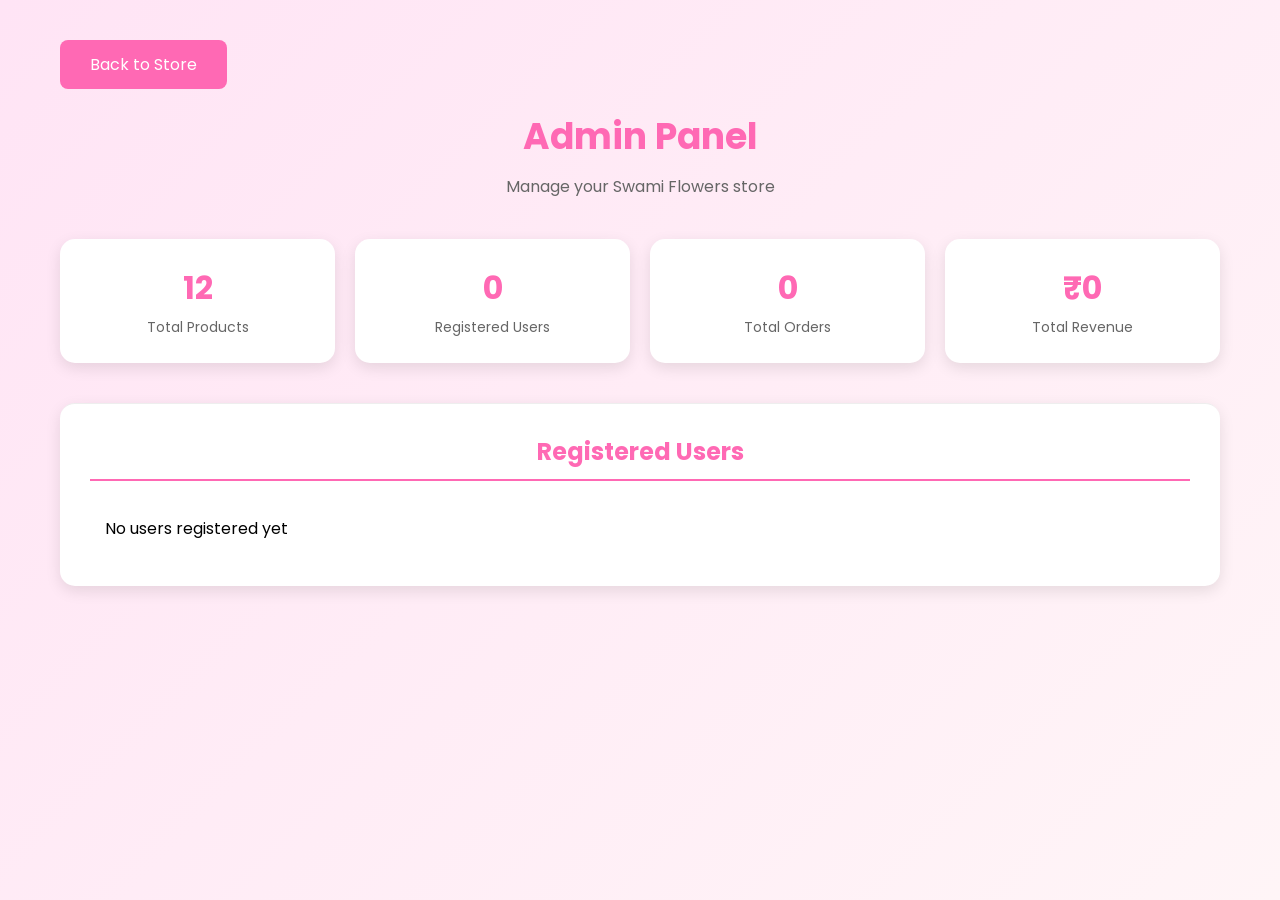
<file: admin.html>
<!doctype html>
<html lang="en">
  <head>
    <meta charset="UTF-8" />
    <meta name="viewport" content="width=device-width, initial-scale=1.0" />
    <title>Admin Panel - Swami Flowers</title>
    <link rel="stylesheet" href="style.css" />
    <link
      href="https://fonts.googleapis.com/css2?family=Poppins&display=swap"
      rel="stylesheet"
    />
    <style>
      body {
        background: linear-gradient(135deg, #ffe4f5 0%, #fff5f7 100%);
        min-height: 100vh;
      }
      .admin-container {
        max-width: 1200px;
        margin: 0 auto;
        padding: 40px 20px;
      }
      .admin-header {
        text-align: center;
        margin-bottom: 40px;
      }
      .admin-header h1 {
        color: #ff69b4;
        font-size: 36px;
        margin-bottom: 10px;
      }
      .admin-header p {
        color: #666;
      }
      .admin-stats {
        display: grid;
        grid-template-columns: repeat(4, 1fr);
        gap: 20px;
        margin-bottom: 40px;
      }
      .stat-card {
        background: white;
        padding: 25px;
        border-radius: 15px;
        text-align: center;
        box-shadow: 0 5px 15px rgba(0, 0, 0, 0.1);
      }
      .stat-card h3 {
        color: #ff69b4;
        font-size: 32px;
        margin-bottom: 5px;
      }
      .stat-card p {
        color: #666;
        font-size: 14px;
      }
      .admin-section {
        background: white;
        padding: 30px;
        border-radius: 15px;
        margin-bottom: 30px;
        box-shadow: 0 5px 15px rgba(0, 0, 0, 0.1);
      }
      .admin-section h2 {
        color: #ff69b4;
        margin-bottom: 20px;
        padding-bottom: 10px;
        border-bottom: 2px solid #ff69b4;
      }
      .user-list {
        list-style: none;
      }
      .user-item {
        display: flex;
        justify-content: space-between;
        align-items: center;
        padding: 15px;
        border-bottom: 1px solid #eee;
      }
      .user-item:last-child {
        border-bottom: none;
      }
      .back-btn {
        display: inline-block;
        padding: 12px 30px;
        background: #ff69b4;
        color: white;
        text-decoration: none;
        border-radius: 8px;
        margin-bottom: 20px;
      }
      @media (max-width: 768px) {
        .admin-stats {
          grid-template-columns: repeat(2, 1fr);
        }
      }
    </style>
  </head>
  <body>
    <div class="admin-container">
      <a href="index.html" class="back-btn">Back to Store</a>
      <div class="admin-header">
        <h1>Admin Panel</h1>
        <p>Manage your Swami Flowers store</p>
      </div>
      <div class="admin-stats">
        <div class="stat-card">
          <h3>12</h3>
          <p>Total Products</p>
        </div>
        <div class="stat-card">
          <h3 id="totalUsers">0</h3>
          <p>Registered Users</p>
        </div>
        <div class="stat-card">
          <h3>0</h3>
          <p>Total Orders</p>
        </div>
        <div class="stat-card">
          <h3>&#8377;0</h3>
          <p>Total Revenue</p>
        </div>
      </div>
      <div class="admin-section">
        <h2>Registered Users</h2>
        <ul class="user-list" id="userList">
          <li class="user-item">
            <p>No users registered yet</p>
          </li>
        </ul>
      </div>
    </div>
    <script>
      document.addEventListener("DOMContentLoaded", function () {
        const users = JSON.parse(localStorage.getItem("users")) || [];
        document.getElementById("totalUsers").textContent = users.length;
        
        const userList = document.getElementById("userList");
        if (users.length > 0) {
          userList.innerHTML = users
            .map(
              (user, index) => `
            <li class="user-item">
              <div>
                <strong>${user.name}</strong>
                <p style="margin: 5px 0 0 0; font-size: 12px; color: #666;">${user.email}</p>
              </div>
              <span style="color: #ff69b4;">${user.phone}</span>
            </li>
          `
            )
            .join("");
        }
      });
    </script>
  </body>
</html>
</file>
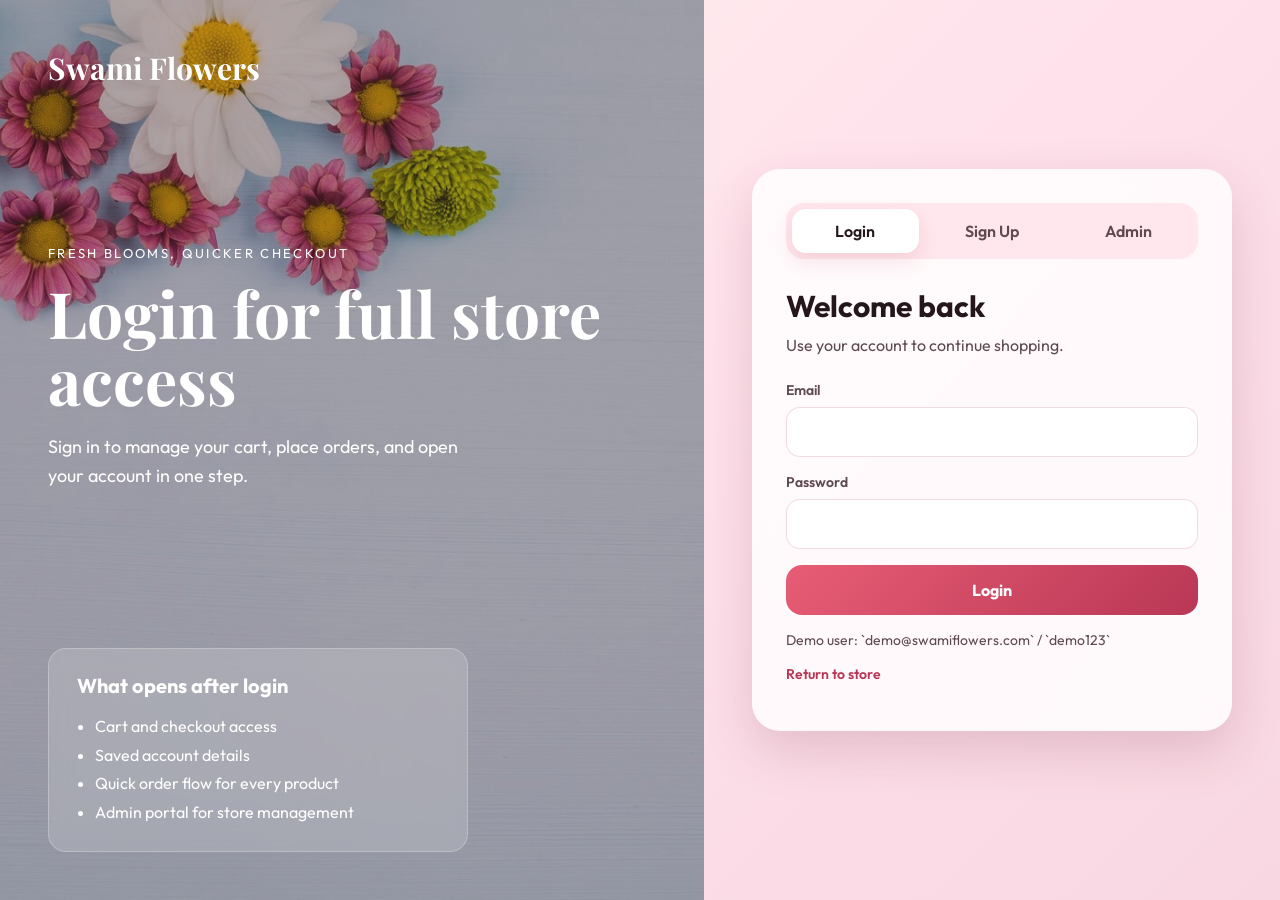
<file: login.html>
<!doctype html>
<html lang="en">
  <head>
    <meta charset="UTF-8" />
    <meta name="viewport" content="width=device-width, initial-scale=1.0" />
    <title>Login | Swami Flowers</title>
    <link rel="stylesheet" href="login.css" />
    <link rel="preconnect" href="https://fonts.googleapis.com" />
    <link rel="preconnect" href="https://fonts.gstatic.com" crossorigin />
    <link
      href="https://fonts.googleapis.com/css2?family=Outfit:wght@400;500;600;700&family=Playfair+Display:wght@600;700&display=swap"
      rel="stylesheet"
    />
  </head>
  <body>
    <main class="auth-page">
      <section class="auth-hero">
        <a class="brand-link" href="index.html">Swami Flowers</a>
        <div class="hero-copy">
          <p class="eyebrow">Fresh blooms, quicker checkout</p>
          <h1>Login for full store access</h1>
          <p class="hero-text">
            Sign in to manage your cart, place orders, and open your account in
            one step.
          </p>
        </div>
        <div class="access-panel">
          <h2>What opens after login</h2>
          <ul>
            <li>Cart and checkout access</li>
            <li>Saved account details</li>
            <li>Quick order flow for every product</li>
            <li>Admin portal for store management</li>
          </ul>
        </div>
      </section>

      <section class="auth-shell">
        <div class="auth-card">
          <div class="auth-tabs">
            <button class="auth-tab active" data-tab="login">Login</button>
            <button class="auth-tab" data-tab="signup">Sign Up</button>
            <button class="auth-tab" data-tab="admin">Admin</button>
          </div>

          <div class="auth-panel active" id="loginPanel">
            <h2>Welcome back</h2>
            <p>Use your account to continue shopping.</p>
            <form id="loginPageForm">
              <label>
                <span>Email</span>
                <input type="email" id="loginPageEmail" required />
              </label>
              <label>
                <span>Password</span>
                <input type="password" id="loginPagePassword" required />
              </label>
              <button type="submit" class="submit-btn">Login</button>
            </form>
            <div class="demo-note">
              Demo user: `demo@swamiflowers.com` / `demo123`
            </div>
          </div>

          <div class="auth-panel" id="signupPanel">
            <h2>Create account</h2>
            <p>Make a customer account for orders and account access.</p>
            <form id="signupPageForm">
              <label>
                <span>Full Name</span>
                <input type="text" id="signupPageName" required />
              </label>
              <label>
                <span>Phone</span>
                <input type="tel" id="signupPagePhone" required />
              </label>
              <label>
                <span>Email</span>
                <input type="email" id="signupPageEmail" required />
              </label>
              <label>
                <span>Password</span>
                <input
                  type="password"
                  id="signupPagePassword"
                  minlength="6"
                  required
                />
              </label>
              <label>
                <span>Confirm Password</span>
                <input
                  type="password"
                  id="signupPageConfirmPassword"
                  minlength="6"
                  required
                />
              </label>
              <button type="submit" class="submit-btn">Create Account</button>
            </form>
          </div>

          <div class="auth-panel" id="adminPanel">
            <h2>Admin portal</h2>
            <p>Restricted area for store administration.</p>
            <form id="adminPageForm">
              <label>
                <span>Admin Email</span>
                <input type="email" id="adminPageEmail" required />
              </label>
              <label>
                <span>Admin Password</span>
                <input type="password" id="adminPagePassword" required />
              </label>
              <button type="submit" class="submit-btn admin-submit">
                Login as Admin
              </button>
            </form>
            <div class="demo-note">
              Demo admin: `admin@swamiflowers.com` / `admin123`
            </div>
          </div>

          <p class="back-link"><a href="index.html">Return to store</a></p>
        </div>
      </section>
    </main>

    <script src="login.js"></script>
  </body>
</html>
</file>
<file: style.css>
* {
  margin: 0;
  padding: 0;
  box-sizing: border-box;
  font-family: "Poppins", sans-serif;
}

html {
  scroll-behavior: smooth;
}

body {
  background: #fff;
}

/* NAVBAR */
.navbar {
  background: #ffe5f5;
  padding: 0;
  position: sticky;
  top: 0;
  z-index: 1000;
  box-shadow: 0 2px 10px rgba(0, 0, 0, 0.1);
}

.nav-container {
  display: flex;
  justify-content: space-between;
  align-items: center;
  padding: 25px 40px;
  max-width: 100%;
}

.logo {
  color: #ff69b4;
  font-size: 24px;
  font-weight: bold;
  cursor: pointer;
  transition: all 0.3s ease;
}

.logo:hover {
  transform: scale(1.1);
  text-shadow: 0 0 10px rgba(255, 105, 180, 0.5);
}

.nav-menu {
  display: flex;
  gap: 30px;
  list-style: none;
  align-items: center;
}

.nav-menu li a {
  color: #ff69b4;
  text-decoration: none;
  font-weight: 500;
  transition: all 0.3s ease;
  font-size: 15px;
  padding: 8px 16px;
}

.nav-menu li a:hover {
  opacity: 0.8;
  transform: translateY(-2px);
}

.hamburger {
  display: none;
  flex-direction: column;
  cursor: pointer;
}

.hamburger span {
  width: 25px;
  height: 3px;
  background: #ff69b4;
  margin: 5px 0;
  transition: all 0.3s ease;
  border-radius: 2px;
}

.hamburger.active span:nth-child(1) {
  transform: rotate(-45deg) translate(-8px, 8px);
}

.hamburger.active span:nth-child(2) {
  opacity: 0;
}

.hamburger.active span:nth-child(3) {
  transform: rotate(45deg) translate(-7px, -7px);
}

/* HERO */
.hero {
  min-height: 80vh;
  height: auto;
  background: url("images/top-view-fresh-flowers_23-2148179321.jpg") no-repeat
    center/cover;
  background-attachment: fixed;
  display: flex;
  align-items: center;
  justify-content: center;
  color: #ff69b4;
  text-align: center;
  padding: 80px 0;
}

.hero-content {
  max-width: 700px;
  animation: fadeInUp 1s ease-in-out;
  width: 100%;
}

.hero-subtitle {
  font-size: 18px;
  margin-bottom: 10px;
  letter-spacing: 2px;
  text-transform: uppercase;
  text-shadow: 1px 1px 3px rgba(0, 0, 0, 0.5);
}

.hero h1 {
  font-size: 60px;
  margin-bottom: 15px;
  font-weight: 600;
  text-shadow: 2px 2px 4px rgba(0, 0, 0, 0.5);
  line-height: 1.2;
}

.hero p {
  font-size: 20px;
  margin-bottom: 10px;
  text-shadow: 1px 1px 3px rgba(0, 0, 0, 0.5);
}

.hero-description {
  font-size: 16px;
  margin-bottom: 30px;
  line-height: 1.6;
  text-shadow: 1px 1px 3px rgba(0, 0, 0, 0.5);
}

.hero-buttons {
  display: flex;
  gap: 15px;
  justify-content: center;
  flex-wrap: wrap;
}

.btn-primary,
.btn-secondary {
  display: inline-block;
  padding: 12px 30px;
  border: none;
  border-radius: 5px;
  cursor: pointer;
  font-size: 16px;
  font-weight: 600;
  transition: all 0.3s ease;
  text-decoration: none;
  text-align: center;
}

.btn-primary {
  background: #ff69b4;
  color: #fff;
}

.btn-primary:hover {
  background: #ff1493;
  transform: translateY(-2px);
}

.btn-secondary {
  background: rgba(255, 255, 255, 0.3);
  color: #fff;
  border: 2px solid #fff;
}

.btn-secondary:hover {
  background: rgba(255, 255, 255, 0.5);
}

/* ABOUT US */
.about-us {
  padding: 80px 40px;
  background: linear-gradient(135deg, #ffe4f5 0%, #fff5f7 100%);
  position: relative;
}

.about-us::before {
  content: "🌸";
  position: absolute;
  top: 20px;
  right: 40px;
  font-size: 60px;
  opacity: 0.15;
}

.about-content {
  display: flex;
  align-items: center;
  gap: 60px;
  max-width: 1200px;
  margin: 0 auto;
}

.about-text {
  flex: 1;
}

.about-text h2 {
  font-size: 42px;
  color: #ff69b4;
  margin-bottom: 15px;
  font-weight: 700;
  position: relative;
  padding-bottom: 15px;
}

.about-text h2::after {
  content: "";
  position: absolute;
  bottom: 0;
  left: 0;
  width: 60px;
  height: 4px;
  background: linear-gradient(90deg, #ff69b4, #ff1493);
  border-radius: 2px;
}

.about-text p {
  font-size: 16px;
  color: #666;
  line-height: 1.9;
  margin-bottom: 25px;
  font-weight: 400;
}

.about-text p:first-of-type {
  font-size: 17px;
  color: #555;
  font-weight: 500;
}

.about-text h3 {
  font-size: 20px;
  color: #ff69b4;
  margin-top: 30px;
  margin-bottom: 15px;
  font-weight: 600;
  display: flex;
  align-items: center;
  gap: 10px;
}

.about-text h3::before {
  content: "✓";
  background: #ff69b4;
  color: white;
  width: 24px;
  height: 24px;
  border-radius: 50%;
  display: flex;
  align-items: center;
  justify-content: center;
  font-size: 14px;
  font-weight: bold;
}

.about-text ul {
  list-style: none;
  padding: 0;
}

.about-text ul li {
  font-size: 15px;
  color: #666;
  margin-bottom: 12px;
  font-weight: 500;
  padding-left: 0;
  position: relative;
}

.about-text ul li::before {
  content: "🌹";
  margin-right: 10px;
}

.about-image {
  flex: 1;
  position: relative;
}

.about-image img {
  width: 100%;
  height: auto;
  max-height: 500px;
  object-fit: cover;
  border-radius: 20px;
  box-shadow: 0 15px 40px rgba(255, 105, 180, 0.3);
  transition:
    transform 0.4s ease,
    box-shadow 0.4s ease;
}

.about-image:hover img {
  transform: translateY(-10px);
  box-shadow: 0 25px 50px rgba(255, 105, 180, 0.4);
}

.about-image::after {
  content: "";
  position: absolute;
  top: -20px;
  right: -20px;
  width: 100px;
  height: 100px;
  background: radial-gradient(circle, rgba(255, 105, 180, 0.15), transparent);
  border-radius: 50%;
  z-index: -1;
}

.about-image::before {
  content: "";
  position: absolute;
  bottom: -20px;
  left: -20px;
  width: 120px;
  height: 120px;
  background: radial-gradient(circle, rgba(255, 105, 180, 0.1), transparent);
  border-radius: 50%;
  z-index: -1;
}

/* FLOWERS COLLECTION */
.flowers-collection {
  padding: 60px 40px;
  background: linear-gradient(135deg, #fff5f7 0%, #ffe4ef 100%);
  text-align: center;
}

.flowers-collection h2 {
  font-size: 40px;
  color: #ff69b4;
  margin-bottom: 40px;
  font-weight: bold;
}

.flowers-grid {
  display: grid;
  grid-template-columns: repeat(3, 1fr);
  gap: 25px;
  max-width: 1200px;
  margin: 0 auto;
}

.flower-card {
  background: #fff;
  border-radius: 15px;
  overflow: hidden;
  box-shadow: 0 5px 15px rgba(0, 0, 0, 0.1);
  transition: all 0.3s ease;
  padding: 0;
  display: flex;
  flex-direction: column;
}

.flower-card:hover {
  transform: translateY(-10px);
  box-shadow: 0 15px 30px rgba(255, 105, 180, 0.3);
}

.flower-card img {
  width: 100%;
  height: 250px;
  object-fit: contain;
  display: block;
  background: linear-gradient(135deg, #fff5f7 0%, #ffe4ef 100%);
  padding: 10px;
}

.flower-card h3 {
  font-size: 22px;
  color: #ff69b4;
  margin: 0;
  padding: 15px 15px 5px 15px;
  font-weight: bold;
}

.flower-card p {
  font-size: 18px;
  color: #333;
  font-weight: bold;
  margin: 0;
  padding: 0 15px 10px 15px;
}

.flower-card button {
  /* Override old styles - hide single buttons */
  display: none !important;
}

.flowerpot-card button {
  /* Override old styles - hide single buttons */
  display: none !important;
}

/* Show new button container */
.card-buttons {
  display: flex !important;
  gap: 8px;
  margin: 0 15px 15px 15px;
  flex-direction: column;
}

.btn-add-cart,
.btn-order-now {
  display: block !important;
  border: none;
  padding: 10px 20px;
  border-radius: 5px;
  cursor: pointer;
  font-size: 14px;
  font-weight: 600;
  transition: all 0.3s ease;
  text-align: center;
  width: 100%;
}

.btn-add-cart {
  background: #ff69b4 !important;
  color: #fff !important;
}

.btn-add-cart:hover {
  background: #ff1493 !important;
  transform: scale(1.05);
}

.btn-order-now {
  background: linear-gradient(135deg, #28a745, #20c997) !important;
  color: #fff !important;
  border: 2px solid transparent !important;
}

.btn-order-now:hover {
  background: linear-gradient(135deg, #218838, #1ea080) !important;
  transform: scale(1.05);
  box-shadow: 0 4px 12px rgba(40, 167, 69, 0.3);
}

/* FLOWERPOTS SECTION */
.flowerpots {
  padding: 60px 40px;
  background: linear-gradient(135deg, #f5f5ff 0%, #ffe4f5 100%);
  text-align: center;
}

.flowerpots h2 {
  font-size: 40px;
  color: #ff69b4;
  margin-bottom: 40px;
  font-weight: bold;
}

.flowerpots-grid {
  display: grid;
  grid-template-columns: repeat(3, 1fr);
  gap: 25px;
  max-width: 1200px;
  margin: 0 auto;
}

.flowerpot-card {
  background: #fff;
  border-radius: 15px;
  overflow: hidden;
  box-shadow: 0 5px 15px rgba(0, 0, 0, 0.1);
  transition: all 0.3s ease;
  padding: 0;
  display: flex;
  flex-direction: column;
}

.flowerpot-card:hover {
  transform: translateY(-10px);
  box-shadow: 0 15px 30px rgba(255, 105, 180, 0.3);
}

.flowerpot-card img {
  width: 100%;
  height: 250px;
  object-fit: contain;
  display: block;
  background: linear-gradient(135deg, #fff5f7 0%, #ffe4ef 100%);
  padding: 10px;
}

.flowerpot-card h3 {
  font-size: 22px;
  color: #ff69b4;
  margin: 0;
  padding: 15px 15px 5px 15px;
  font-weight: bold;
}

.flowerpot-card p {
  font-size: 18px;
  color: #333;
  font-weight: bold;
  margin: 0;
  padding: 0 15px 10px 15px;
}

.flowerpot-card button {
  /* Override old styles - hide single buttons */
  display: none !important;
}

/* TESTIMONIALS */
.testimonials {
  padding: 60px 40px;
  background: linear-gradient(135deg, #fff9f5 0%, #f5f5ff 100%);
  text-align: center;
}

.testimonials h2 {
  font-size: 40px;
  color: #ff69b4;
  margin-bottom: 40px;
  font-weight: bold;
}

.testimonials-grid {
  display: grid;
  grid-template-columns: repeat(3, 1fr);
  gap: 25px;
  max-width: 1200px;
  margin: 0 auto;
}

.testimonial-card {
  background: #fff;
  padding: 30px;
  border-radius: 15px;
  box-shadow: 0 5px 15px rgba(0, 0, 0, 0.1);
  transition: all 0.3s ease;
  border-left: 4px solid #ff69b4;
  text-align: center;
}

.customer-image {
  width: 80px;
  height: 80px;
  border-radius: 50%;
  object-fit: cover;
  margin-bottom: 15px;
  border: 3px solid #ff69b4;
}

.testimonial-card:hover {
  transform: translateY(-5px);
  box-shadow: 0 15px 30px rgba(255, 105, 180, 0.2);
}

.stars {
  font-size: 20px;
  color: #ffc107;
  margin-bottom: 15px;
  letter-spacing: 2px;
}

.testimonial-text {
  font-size: 16px;
  color: #555;
  line-height: 1.6;
  margin-bottom: 20px;
  font-style: italic;
}

.customer-name {
  font-size: 18px;
  color: #ff69b4;
  margin: 10px 0 5px 0;
  font-weight: bold;
}

.customer-title {
  font-size: 14px;
  color: #888;
  margin: 0;
}

@keyframes fadeInUp {
  from {
    opacity: 0;
    transform: translateY(30px);
  }
  to {
    opacity: 1;
    transform: translateY(0);
  }
}

/* CONTACT */
.contact {
  padding: 60px 40px;
  background: linear-gradient(135deg, #fff5f7 0%, #ffe4f5 100%);
  text-align: center;
}

.contact h2 {
  font-size: 40px;
  color: #ff69b4;
  margin-bottom: 10px;
  font-weight: bold;
}

.contact-subtitle {
  font-size: 16px;
  color: #666;
  margin-bottom: 40px;
}

.contact-container {
  display: grid;
  grid-template-columns: 1fr 1fr;
  gap: 40px;
  max-width: 1000px;
  margin: 0 auto;
  align-items: start;
}

.contact-form {
  display: flex;
  flex-direction: column;
  gap: 15px;
  background: #fff;
  padding: 30px;
  border-radius: 15px;
  box-shadow: 0 5px 15px rgba(0, 0, 0, 0.1);
}

.form-group {
  display: flex;
  flex-direction: column;
}

.contact input,
.contact textarea {
  padding: 12px 15px;
  border: 2px solid #f0f0f0;
  border-radius: 8px;
  font-size: 14px;
  font-family: "Poppins", sans-serif;
  transition: all 0.3s ease;
}

.contact input:hover {
  border-color: #ffb6c1;
  box-shadow: 0 0 8px rgba(255, 105, 180, 0.15);
}

.contact textarea:hover {
  border-color: #ffb6c1;
  box-shadow: 0 0 8px rgba(255, 105, 180, 0.15);
}

.contact input:focus,
.contact textarea:focus {
  outline: none;
  border-color: #ff69b4;
  box-shadow: 0 0 8px rgba(255, 105, 180, 0.2);
}

.contact textarea {
  resize: vertical;
}

.submit-btn {
  padding: 12px 30px;
  background: #ff69b4;
  border: none;
  color: #fff;
  font-size: 16px;
  font-weight: 600;
  border-radius: 8px;
  cursor: pointer;
  transition: all 0.3s ease;
  margin-top: 10px;
}

.submit-btn:hover {
  background: #ff1493;
  transform: translateY(-2px);
  box-shadow: 0 5px 15px rgba(255, 105, 180, 0.3);
}

.contact-info {
  display: flex;
  flex-direction: column;
  gap: 20px;
}

.info-item {
  background: #fff;
  padding: 20px;
  border-radius: 15px;
  box-shadow: 0 5px 15px rgba(0, 0, 0, 0.1);
  text-align: left;
  transition: all 0.3s ease;
}

.info-item:hover {
  transform: translateY(-5px);
  box-shadow: 0 15px 30px rgba(255, 105, 180, 0.2);
}

.info-item h4 {
  font-size: 18px;
  color: #ff69b4;
  margin-bottom: 10px;
  font-weight: bold;
}

.info-item p {
  font-size: 14px;
  color: #666;
  margin: 0;
}

/* FOOTER */
.footer {
  background: linear-gradient(135deg, #ffe4f5 0%, #fff5f7 100%);
  color: #333;
  padding: 60px 40px 20px;
}

.footer-content {
  display: grid;
  grid-template-columns: repeat(auto-fit, minmax(250px, 1fr));
  gap: 30px;
  max-width: 1200px;
  margin: 0 auto 40px;
}

.footer-section {
  text-align: left;
}

.footer-section h3 {
  font-size: 20px;
  color: #ff69b4;
  margin-bottom: 15px;
  font-weight: bold;
  transition: all 0.3s ease;
}

.footer-section:hover h3 {
  transform: scale(1.05);
  text-shadow: 0 2px 8px rgba(255, 105, 180, 0.2);
}

.footer-section p {
  font-size: 14px;
  line-height: 1.6;
  color: #555;
  margin-bottom: 10px;
}

.footer-section ul {
  list-style: none;
  padding: 0;
}

.footer-section ul li {
  margin-bottom: 10px;
}

.footer-section ul li a {
  color: #555;
  text-decoration: none;
  transition: color 0.3s ease;
}

.footer-section ul li a:hover {
  color: #ff69b4;
  transform: translateX(5px);
  display: inline-block;
}

.social-links {
  display: flex;
  gap: 15px;
  margin-top: 15px;
}

.social-icon {
  color: #555;
  text-decoration: none;
  transition: all 0.3s ease;
  font-size: 14px;
}

.social-icon:hover {
  color: #ff69b4;
  transform: translateY(-3px);
}

.newsletter-form {
  display: flex;
  gap: 10px;
  margin-top: 15px;
}

.newsletter-form input {
  flex: 1;
  padding: 10px 15px;
  border: none;
  border-radius: 5px;
  font-size: 14px;
  transition: all 0.3s ease;
}

.newsletter-form input:hover {
  box-shadow: 0 4px 12px rgba(255, 105, 180, 0.2);
  transform: translateY(-2px);
}

.newsletter-form button {
  padding: 10px 20px;
  background: #ff69b4;
  color: #fff;
  border: none;
  border-radius: 5px;
  cursor: pointer;
  font-weight: 600;
  transition: all 0.3s ease;
}

.newsletter-form button:hover {
  background: #ff1493;
  transform: translateY(-2px);
}

.footer-bottom {
  border-top: 1px solid #ddd;
  padding-top: 20px;
  text-align: center;
}

.footer-bottom p {
  font-size: 13px;
  color: #666;
  margin: 5px 0;
}

/* RESPONSIVE */
@media (max-width: 768px) {
  /* NAVBAR */
  .nav-container {
    padding: 18px 20px;
  }

  .logo {
    font-size: 20px;
  }

  .hamburger {
    display: flex;
  }

  .nav-menu {
    position: absolute;
    top: 60px;
    left: 0;
    width: 100%;
    background: #ffebf6;
    flex-direction: column;
    gap: 0;
    max-height: 0;
    overflow: hidden;
    transition: max-height 0.3s ease;
  }

  .nav-menu.active {
    max-height: 300px;
    padding: 20px 0;
  }

  .nav-menu li {
    padding: 12px 20px;
  }

  .nav-menu li a {
    font-size: 14px;
  }

  /* HERO */
  .hero {
    min-height: 75vh;
    padding: 60px 20px;
    background: #cddde9;
  }

  .hero-content {
    width: 100%;
  }

  .hero-subtitle {
    font-size: 14px;
    margin-bottom: 8px;
    text-shadow: none;
  }

  .hero h1 {
    font-size: 36px;
    margin-bottom: 10px;
    text-shadow: none;
  }

  .hero p {
    font-size: 16px;
    margin-bottom: 8px;
    text-shadow: none;
  }

  .hero-description {
    font-size: 14px;
    margin-bottom: 20px;
    text-shadow: none;
  }

  .hero-buttons {
    flex-direction: column;
    gap: 10px;
  }

  .btn-primary,
  .btn-secondary {
    width: 100%;
    padding: 10px 20px;
    font-size: 15px;
  }

  /* ABOUT US */
  .about-us {
    padding: 50px 20px;
  }

  .about-us::before {
    font-size: 40px;
    top: 15px;
    right: 20px;
  }

  .about-content {
    flex-direction: column;
    gap: 30px;
  }

  .about-text h2 {
    font-size: 32px;
  }

  .about-text h3 {
    font-size: 18px;
  }

  .about-text p {
    font-size: 14px;
    line-height: 1.7;
  }

  /* FLOWERS COLLECTION */
  .flowers-collection {
    padding: 40px 20px;
  }

  .flowers-collection h2 {
    font-size: 28px;
  }

  .flowers-grid {
    grid-template-columns: repeat(2, 1fr);
    gap: 15px;
  }

  .flower-card img {
    height: 180px;
  }

  .flower-card h3 {
    font-size: 18px;
    padding: 10px 10px 5px 10px;
  }

  .flower-card p {
    font-size: 16px;
    padding: 0 10px 8px 10px;
  }

  .flower-card button {
    margin: 0 10px 10px 10px;
    padding: 8px 15px;
    font-size: 12px;
  }

  /* FLOWERPOTS */
  .flowerpots {
    padding: 40px 20px;
  }

  .flowerpots h2 {
    font-size: 28px;
  }

  .flowerpots-grid {
    grid-template-columns: repeat(2, 1fr);
    gap: 15px;
  }

  .flowerpot-card img {
    height: 180px;
  }

  .flowerpot-card h3 {
    font-size: 18px;
    padding: 10px 10px 5px 10px;
  }

  .flowerpot-card p {
    font-size: 16px;
    padding: 0 10px 8px 10px;
  }

  .flowerpot-card button {
    margin: 0 10px 10px 10px;
    font-size: 12px;
  }

  /* TESTIMONIALS */
  .testimonials {
    padding: 40px 20px;
  }

  .testimonials h2 {
    font-size: 28px;
  }

  .testimonials-grid {
    grid-template-columns: 1fr;
    gap: 15px;
  }

  .customer-image {
    width: 70px;
    height: 70px;
  }

  .testimonial-text {
    font-size: 14px;
  }

  .customer-name {
    font-size: 16px;
  }

  /* CONTACT */
  .contact {
    padding: 40px 20px;
  }

  .contact h2 {
    font-size: 28px;
  }

  .contact-container {
    grid-template-columns: 1fr;
    gap: 25px;
  }

  .contact-form {
    padding: 20px;
  }

  .contact input,
  .contact textarea {
    padding: 10px 12px;
    font-size: 13px;
  }

  .submit-btn {
    padding: 10px 20px;
    font-size: 14px;
  }

  .info-item {
    padding: 15px;
  }

  .info-item h4 {
    font-size: 16px;
  }

  .info-item p {
    font-size: 13px;
  }

  /* FOOTER */
  .footer {
    padding: 40px 20px;
  }

  .footer-content {
    grid-template-columns: 1fr;
    gap: 20px;
  }

  .footer-section h3 {
    font-size: 18px;
  }

  .footer-section p {
    font-size: 13px;
  }

  .newsletter-form {
    flex-direction: column;
  }

  .newsletter-form input,
  .newsletter-form button {
    width: 100%;
  }
}

/* TABLET RESPONSIVE */
@media (max-width: 1024px) and (min-width: 769px) {
  .nav-menu {
    gap: 20px;
  }

  .hero {
    min-height: 70vh;
    padding: 70px 30px;
    background: url("images/mobile.png") no-repeat center/cover;
    background-attachment: scroll;
  }

  .hero h1 {
    font-size: 48px;
  }

  .hero p {
    font-size: 18px;
  }

  .hero-description {
    font-size: 15px;
  }

  .flowers-grid {
    grid-template-columns: repeat(2, 1fr);
  }

  .flowerpots-grid {
    grid-template-columns: repeat(2, 1fr);
  }

  .about-content {
    flex-direction: column;
    gap: 35px;
  }

  .about-text h2 {
    font-size: 36px;
  }

  .contact-container {
    grid-template-columns: 1fr;
    gap: 25px;
  }
}

/* EXTRA SMALL DEVICES */
@media (max-width: 480px) {
  .nav-container {
    padding: 15px 15px;
  }

  .logo {
    font-size: 18px;
  }

  .hamburger span {
    width: 22px;
    height: 2.5px;
    margin: 4px 0;
  }

  .nav-menu {
    top: 55px;
  }

  .nav-menu li {
    padding: 10px 15px;
  }

  .nav-menu li a {
    font-size: 13px;
  }

  .hero {
    min-height: 65vh;
    padding: 50px 15px;
    background: #cddde9;
  }

  .hero-content {
    width: 100%;
  }

  .hero-subtitle {
    font-size: 12px;
    margin-bottom: 6px;
    letter-spacing: 1px;
    text-shadow: none;
  }

  .hero h1 {
    font-size: 28px;
    margin-bottom: 8px;
    line-height: 1.1;
    text-shadow: none;
  }

  .hero p {
    font-size: 14px;
    margin-bottom: 6px;
    text-shadow: none;
  }

  .hero-description {
    font-size: 12px;
    margin-bottom: 15px;
    line-height: 1.5;
    text-shadow: none;
  }

  .hero-buttons {
    flex-direction: column;
    gap: 8px;
  }

  .btn-primary,
  .btn-secondary {
    width: 100%;
    padding: 10px 15px;
    font-size: 13px;
  }

  .flowers-grid,
  .flowerpots-grid,
  .testimonials-grid {
    grid-template-columns: 1fr;
    gap: 10px;
  }

  .flower-card img,
  .flowerpot-card img {
    height: 150px;
  }

  .flower-card h3,
  .flowerpot-card h3 {
    font-size: 16px;
  }

  .testimonials h2,
  .flowers-collection h2,
  .flowerpots h2,
  .about-us h2,
  .contact h2 {
    font-size: 22px;
  }

  .footer-bottom p {
    font-size: 11px;
  }
}

/* CART AND CHECKOUT MODALS */
.modal {
  display: none;
  position: fixed;
  z-index: 2000;
  left: 0;
  top: 0;
  width: 100%;
  height: 100%;
  background-color: rgba(0, 0, 0, 0.5);
  backdrop-filter: blur(5px);
}

.modal-content {
  background-color: #fff;
  margin: 5% auto;
  padding: 0;
  border-radius: 15px;
  width: 90%;
  max-width: 600px;
  max-height: 85vh;
  overflow-y: auto;
  box-shadow: 0 20px 60px rgba(0, 0, 0, 0.3);
  animation: modalSlideIn 0.3s ease-out;
}

@keyframes modalSlideIn {
  from {
    opacity: 0;
    transform: translateY(-50px) scale(0.9);
  }
  to {
    opacity: 1;
    transform: translateY(0) scale(1);
  }
}

.modal-header {
  background: linear-gradient(135deg, #ff69b4, #ff1493);
  color: white;
  padding: 20px 25px;
  border-radius: 15px 15px 0 0;
  display: flex;
  justify-content: space-between;
  align-items: center;
}

.modal-header h2 {
  margin: 0;
  font-size: 24px;
  font-weight: 600;
}

.close {
  color: white;
  font-size: 28px;
  font-weight: bold;
  cursor: pointer;
  transition: all 0.3s ease;
  width: 35px;
  height: 35px;
  display: flex;
  align-items: center;
  justify-content: center;
  border-radius: 50%;
}

.close:hover {
  background: rgba(255, 255, 255, 0.2);
  transform: rotate(90deg);
}

.modal-body {
  padding: 25px;
}

/* CART STYLES */
.cart-link {
  background: linear-gradient(135deg, #ff69b4, #ff1493);
  color: white !important;
  padding: 8px 15px !important;
  border-radius: 20px;
  font-weight: 600;
  transition: all 0.3s ease;
}

.cart-link:hover {
  background: linear-gradient(135deg, #ff1493, #dc143c);
  transform: translateY(-2px);
  box-shadow: 0 5px 15px rgba(255, 105, 180, 0.4);
}

.cart-item {
  display: flex;
  justify-content: space-between;
  align-items: center;
  padding: 15px 0;
  border-bottom: 1px solid #f0f0f0;
}

.cart-item:last-child {
  border-bottom: none;
}

.cart-item-info {
  flex: 1;
}

.cart-item-name {
  font-size: 16px;
  font-weight: 600;
  color: #333;
  margin-bottom: 5px;
}

.cart-item-price {
  font-size: 14px;
  color: #ff69b4;
  font-weight: 500;
}

.cart-item-actions {
  display: flex;
  align-items: center;
  gap: 10px;
}

.quantity-controls {
  display: flex;
  align-items: center;
  gap: 8px;
  background: #f8f9fa;
  border-radius: 8px;
  padding: 5px;
}

.quantity-btn {
  background: #ff69b4;
  color: white;
  border: none;
  width: 25px;
  height: 25px;
  border-radius: 50%;
  cursor: pointer;
  font-size: 14px;
  font-weight: bold;
  display: flex;
  align-items: center;
  justify-content: center;
  transition: all 0.3s ease;
}

.quantity-btn:hover {
  background: #ff1493;
  transform: scale(1.1);
}

.quantity-display {
  min-width: 30px;
  text-align: center;
  font-weight: 600;
  color: #333;
}

.remove-btn {
  background: #dc3545;
  color: white;
  border: none;
  padding: 5px 10px;
  border-radius: 5px;
  cursor: pointer;
  font-size: 12px;
  transition: all 0.3s ease;
}

.remove-btn:hover {
  background: #c82333;
  transform: scale(1.05);
}

.cart-total {
  text-align: center;
  margin: 20px 0;
  padding: 15px;
  background: linear-gradient(135deg, #fff5f7, #ffe4f5);
  border-radius: 10px;
  border: 2px solid #ff69b4;
}

.cart-total h3 {
  margin: 0;
  color: #ff69b4;
  font-size: 20px;
}

.cart-actions {
  display: flex;
  gap: 15px;
  justify-content: center;
  margin-top: 20px;
}

.empty-cart {
  text-align: center;
  padding: 40px 20px;
  color: #666;
}

.empty-cart-icon {
  font-size: 60px;
  margin-bottom: 15px;
  opacity: 0.5;
}

/* CHECKOUT STYLES */
.checkout-section {
  margin-bottom: 25px;
  padding: 20px;
  background: #f8f9fa;
  border-radius: 10px;
  border-left: 4px solid #ff69b4;
}

.checkout-section h3 {
  margin: 0 0 15px 0;
  color: #ff69b4;
  font-size: 18px;
  font-weight: 600;
}

.checkout-section .form-group {
  margin-bottom: 15px;
}

.checkout-section input,
.checkout-section textarea {
  width: 100%;
  padding: 12px 15px;
  border: 2px solid #e9ecef;
  border-radius: 8px;
  font-size: 14px;
  font-family: "Poppins", sans-serif;
  transition: all 0.3s ease;
}

.checkout-section input:focus,
.checkout-section textarea:focus {
  outline: none;
  border-color: #ff69b4;
  box-shadow: 0 0 0 3px rgba(255, 105, 180, 0.1);
}

.checkout-item {
  display: flex;
  justify-content: space-between;
  align-items: center;
  padding: 10px 0;
  border-bottom: 1px solid #e9ecef;
}

.checkout-item:last-child {
  border-bottom: none;
}

.checkout-item-name {
  font-weight: 500;
  color: #333;
}

.checkout-item-details {
  color: #666;
  font-size: 14px;
}

.order-total {
  margin-top: 15px;
  padding-top: 15px;
  border-top: 2px solid #ff69b4;
}

.total-row {
  display: flex;
  justify-content: space-between;
  margin-bottom: 8px;
  color: #666;
}

.final-total {
  font-size: 18px;
  color: #ff69b4 !important;
  border-top: 1px solid #e9ecef;
  padding-top: 8px;
  margin-top: 8px;
}

.payment-actions {
  display: flex;
  gap: 15px;
  justify-content: center;
  margin-top: 25px;
}

/* SUCCESS MESSAGE */
.success-message {
  background: linear-gradient(135deg, #d4edda, #c3e6cb);
  color: #155724;
  padding: 15px 20px;
  border-radius: 8px;
  border-left: 4px solid #28a745;
  margin: 15px 0;
  text-align: center;
}

.success-message h4 {
  margin: 0 0 5px 0;
  font-size: 16px;
}

.success-message p {
  margin: 0;
  font-size: 14px;
}

/* RESPONSIVE MODAL STYLES */
@media (max-width: 768px) {
  .modal-content {
    width: 95%;
    margin: 10% auto;
    max-height: 80vh;
  }

  .modal-header {
    padding: 15px 20px;
  }

  .modal-header h2 {
    font-size: 20px;
  }

  .modal-body {
    padding: 20px;
  }

  .cart-actions,
  .payment-actions {
    flex-direction: column;
  }

  .cart-item {
    flex-direction: column;
    align-items: flex-start;
    gap: 10px;
  }

  .cart-item-actions {
    width: 100%;
    justify-content: space-between;
  }

  .checkout-section {
    padding: 15px;
  }
}

@media (max-width: 480px) {
  .modal-content {
    width: 98%;
    margin: 5% auto;
  }

  .modal-header {
    padding: 12px 15px;
  }

  .modal-header h2 {
    font-size: 18px;
  }

  .modal-body {
    padding: 15px;
  }

  .close {
    font-size: 24px;
    width: 30px;
    height: 30px;
  }
}
/* PAYMENT METHODS STYLES */
.payment-methods {
  display: flex;
  flex-direction: column;
  gap: 12px;
}

.payment-option {
  position: relative;
}

.payment-option input[type="radio"] {
  position: absolute;
  opacity: 0;
  cursor: pointer;
}

.payment-label {
  display: block;
  padding: 15px 20px;
  background: #fff;
  border: 2px solid #e9ecef;
  border-radius: 10px;
  cursor: pointer;
  transition: all 0.3s ease;
  position: relative;
}

.payment-label:hover {
  border-color: #ff69b4;
  box-shadow: 0 2px 8px rgba(255, 105, 180, 0.1);
}

.payment-option input[type="radio"]:checked + .payment-label {
  border-color: #ff69b4;
  background: linear-gradient(135deg, #fff5f7, #ffe4f5);
  box-shadow: 0 4px 12px rgba(255, 105, 180, 0.2);
}

.payment-option input[type="radio"]:checked + .payment-label::after {
  content: "✓";
  position: absolute;
  top: 15px;
  right: 20px;
  background: #ff69b4;
  color: white;
  width: 20px;
  height: 20px;
  border-radius: 50%;
  display: flex;
  align-items: center;
  justify-content: center;
  font-size: 12px;
  font-weight: bold;
}

.payment-info {
  display: flex;
  flex-direction: column;
  gap: 8px;
}

.payment-title {
  font-size: 16px;
  font-weight: 600;
  color: #333;
}

.upi-options,
.card-icons,
.bank-info,
.cod-info {
  display: flex;
  align-items: center;
  gap: 10px;
}

.upi-icon {
  width: 24px;
  height: 24px;
  border-radius: 4px;
}

.upi-text,
.card-text,
.bank-text,
.cod-text {
  font-size: 14px;
  color: #666;
}

.card-icon,
.bank-icon,
.cod-icon {
  font-size: 18px;
}

.cod-charges {
  color: #dc3545 !important;
}

.cod-charges span {
  color: #dc3545 !important;
}

/* UPI PAYMENT MODAL */
.upi-modal {
  display: none;
  position: fixed;
  z-index: 3000;
  left: 0;
  top: 0;
  width: 100%;
  height: 100%;
  background-color: rgba(0, 0, 0, 0.6);
  backdrop-filter: blur(5px);
}

.upi-modal-content {
  background-color: #fff;
  margin: 10% auto;
  padding: 0;
  border-radius: 15px;
  width: 90%;
  max-width: 400px;
  box-shadow: 0 20px 60px rgba(0, 0, 0, 0.3);
  animation: modalSlideIn 0.3s ease-out;
}

.upi-apps {
  display: grid;
  grid-template-columns: repeat(2, 1fr);
  gap: 15px;
  padding: 20px;
}

.upi-app {
  display: flex;
  flex-direction: column;
  align-items: center;
  padding: 20px;
  border: 2px solid #e9ecef;
  border-radius: 10px;
  cursor: pointer;
  transition: all 0.3s ease;
  text-decoration: none;
  color: #333;
}

.upi-app:hover {
  border-color: #ff69b4;
  transform: translateY(-2px);
  box-shadow: 0 5px 15px rgba(255, 105, 180, 0.2);
}

.upi-app img {
  width: 40px;
  height: 40px;
  margin-bottom: 8px;
}

.upi-app span {
  font-size: 14px;
  font-weight: 500;
}

/* COD CONFIRMATION */
.cod-confirmation {
  background: linear-gradient(135deg, #fff3cd, #ffeaa7);
  border: 2px solid #ffc107;
  border-radius: 10px;
  padding: 20px;
  margin: 20px 0;
  text-align: center;
}

.cod-confirmation h4 {
  color: #856404;
  margin: 0 0 10px 0;
  font-size: 18px;
}

.cod-confirmation p {
  color: #856404;
  margin: 5px 0;
  font-size: 14px;
}

.cod-note {
  background: #e7f3ff;
  border-left: 4px solid #007bff;
  padding: 15px;
  margin: 15px 0;
  border-radius: 0 8px 8px 0;
}

.cod-note p {
  margin: 0;
  color: #004085;
  font-size: 14px;
  line-height: 1.5;
}

/* RESPONSIVE PAYMENT STYLES */
@media (max-width: 768px) {
  .payment-label {
    padding: 12px 15px;
  }

  .payment-title {
    font-size: 15px;
  }

  .upi-text,
  .card-text,
  .bank-text,
  .cod-text {
    font-size: 13px;
  }

  .upi-icon {
    width: 20px;
    height: 20px;
  }

  .upi-apps {
    grid-template-columns: 1fr;
    gap: 10px;
  }

  .upi-app {
    flex-direction: row;
    justify-content: flex-start;
    padding: 15px;
  }

  .upi-app img {
    margin-bottom: 0;
    margin-right: 10px;
  }
}

@media (max-width: 480px) {
  .payment-methods {
    gap: 8px;
  }

  .payment-label {
    padding: 10px 12px;
  }

  .payment-option input[type="radio"]:checked + .payment-label::after {
    top: 10px;
    right: 12px;
    width: 18px;
    height: 18px;
    font-size: 11px;
  }
}
/* CARD BUTTONS STYLES */
.card-buttons {
  display: flex;
  gap: 8px;
  margin: 0 15px 15px 15px;
  flex-direction: column;
}

.btn-add-cart,
.btn-order-now {
  border: none;
  padding: 10px 20px;
  border-radius: 5px;
  cursor: pointer;
  font-size: 14px;
  font-weight: 600;
  transition: all 0.3s ease;
  text-align: center;
}

.btn-add-cart {
  background: #ff69b4;
  color: #fff;
}

.btn-add-cart:hover {
  background: #ff1493;
  transform: scale(1.05);
}

.btn-order-now {
  background: linear-gradient(135deg, #28a745, #20c997);
  color: #fff;
  border: 2px solid transparent;
}

.btn-order-now:hover {
  background: linear-gradient(135deg, #218838, #1ea080);
  transform: scale(1.05);
  box-shadow: 0 4px 12px rgba(40, 167, 69, 0.3);
}

/* RESPONSIVE CARD BUTTONS */
@media (max-width: 768px) {
  .card-buttons {
    margin: 0 10px 10px 10px;
    gap: 6px;
  }

  .btn-add-cart,
  .btn-order-now {
    padding: 8px 15px;
    font-size: 12px;
  }
}

@media (max-width: 480px) {
  .card-buttons {
    margin: 0 8px 8px 8px;
    gap: 5px;
  }

  .btn-add-cart,
  .btn-order-now {
    padding: 7px 12px;
    font-size: 11px;
  }
}

/* UPDATE EXISTING FLOWER AND FLOWERPOT CARD STYLES */
.flower-card button,
.flowerpot-card button {
  /* Remove old button styles since we're using new classes */
  background: none;
  border: none;
  padding: 0;
  margin: 0;
}
/* QUICK ORDER MODAL STYLES */
.quick-order-item {
  background: linear-gradient(135deg, #fff5f7, #ffe4f5);
  padding: 20px;
  border-radius: 10px;
  margin-bottom: 20px;
  text-align: center;
  border: 2px solid #ff69b4;
}

.quick-order-item h3 {
  color: #ff69b4;
  margin: 0 0 10px 0;
  font-size: 24px;
}

.quick-order-price {
  font-size: 20px;
  font-weight: bold;
  color: #333;
  margin: 0 0 15px 0;
}

.quantity-selector {
  display: flex;
  align-items: center;
  justify-content: center;
  gap: 15px;
  margin-bottom: 15px;
}

.quantity-selector label {
  font-weight: 600;
  color: #333;
}

.quick-order-total {
  font-size: 18px;
  color: #ff69b4;
  margin-top: 10px;
}

.quick-order-form {
  background: #f8f9fa;
  padding: 20px;
  border-radius: 10px;
  margin-bottom: 20px;
}

.quick-order-form h4 {
  color: #ff69b4;
  margin: 0 0 15px 0;
  font-size: 18px;
}

.quick-order-form .form-group {
  margin-bottom: 15px;
}

.quick-order-form input,
.quick-order-form textarea {
  width: 100%;
  padding: 12px 15px;
  border: 2px solid #e9ecef;
  border-radius: 8px;
  font-size: 14px;
  font-family: "Poppins", sans-serif;
  transition: all 0.3s ease;
}

.quick-order-form input:focus,
.quick-order-form textarea:focus {
  outline: none;
  border-color: #ff69b4;
  box-shadow: 0 0 0 3px rgba(255, 105, 180, 0.1);
}

.quick-order-actions {
  display: flex;
  gap: 15px;
  justify-content: center;
}

/* RESPONSIVE QUICK ORDER */
@media (max-width: 768px) {
  .quick-order-item {
    padding: 15px;
  }

  .quick-order-item h3 {
    font-size: 20px;
  }

  .quick-order-price {
    font-size: 18px;
  }

  .quantity-selector {
    flex-direction: column;
    gap: 10px;
  }

  .quick-order-form {
    padding: 15px;
  }

  .quick-order-actions {
    flex-direction: column;
  }
}

@media (max-width: 480px) {
  .quick-order-item {
    padding: 12px;
  }

  .quick-order-form {
    padding: 12px;
  }

  .quick-order-form input,
  .quick-order-form textarea {
    padding: 10px 12px;
    font-size: 13px;
  }
}
/* FORCE BUTTON VISIBILITY - OVERRIDE ALL CONFLICTS */
.flower-card .card-buttons,
.flowerpot-card .card-buttons {
  display: flex !important;
  flex-direction: column !important;
  gap: 8px !important;
  margin: 0 15px 15px 15px !important;
  visibility: visible !important;
  opacity: 1 !important;
}

.flower-card .btn-add-cart,
.flower-card .btn-order-now,
.flowerpot-card .btn-add-cart,
.flowerpot-card .btn-order-now {
  display: block !important;
  visibility: visible !important;
  opacity: 1 !important;
  border: none !important;
  padding: 10px 20px !important;
  border-radius: 5px !important;
  cursor: pointer !important;
  font-size: 14px !important;
  font-weight: 600 !important;
  transition: all 0.3s ease !important;
  text-align: center !important;
  width: 100% !important;
  box-sizing: border-box !important;
  pointer-events: auto !important;
}

.flower-card .btn-add-cart,
.flowerpot-card .btn-add-cart {
  background: #ff69b4 !important;
  color: #fff !important;
  margin-bottom: 8px !important;
}

.flower-card .btn-add-cart:hover,
.flowerpot-card .btn-add-cart:hover {
  background: #ff1493 !important;
  transform: scale(1.05) !important;
}

.flower-card .btn-order-now,
.flowerpot-card .btn-order-now {
  background: linear-gradient(135deg, #28a745, #20c997) !important;
  color: #fff !important;
  border: 2px solid transparent !important;
}

.flower-card .btn-order-now:hover,
.flowerpot-card .btn-order-now:hover {
  background: linear-gradient(135deg, #218838, #1ea080) !important;
  transform: scale(1.05) !important;
  box-shadow: 0 4px 12px rgba(40, 167, 69, 0.3) !important;
}

/* Hide old single buttons completely */
.flower-card > button:not(.btn-add-cart):not(.btn-order-now),
.flowerpot-card > button:not(.btn-add-cart):not(.btn-order-now) {
  display: none !important;
  visibility: hidden !important;
}

/* Ensure hero buttons work properly */
.hero-buttons a.btn-primary,
.hero-buttons a.btn-secondary {
  display: inline-block !important;
  text-decoration: none !important;
  cursor: pointer !important;
  pointer-events: auto !important;
}
/* UPDATE CONTACT CONTAINER FOR TWO COLUMNS */
.contact-container {
  display: grid;
  grid-template-columns: 1fr 1fr 1fr;
  gap: 30px;
  max-width: 1200px;
  margin: 0 auto;
  align-items: start;
}

/* RESPONSIVE UPDATES FOR MOBILE IMAGE */
@media (max-width: 1024px) {
  .contact-container {
    grid-template-columns: 1fr 1fr;
    gap: 25px;
  }

  .contact-image {
    grid-column: 1 / -1;
    order: -1;
  }
}

@media (max-width: 768px) {
  .contact-container {
    grid-template-columns: 1fr;
    gap: 20px;
  }

  .contact-mobile-image {
    padding: 15px;
    order: 2;
  }

  .contact-mobile-image img {
    max-width: 250px;
  }
}

@media (max-width: 480px) {
  .contact-mobile-image {
    padding: 12px;
  }

  .contact-mobile-image img {
    max-width: 200px;
  }
}
/* CENTER ALIGN ONLY CONTACT SECTION - FIXED */
.contact {
  display: flex;
  flex-direction: column;
  align-items: center;
  justify-content: center;
  text-align: center;
  width: 100%;
  margin: 0 auto;
  padding: 60px 40px;
}

.contact h2,
.contact-subtitle {
  text-align: center;
  margin: 0 auto 40px auto;
  width: 100%;
}

.contact-container {
  display: grid;
  grid-template-columns: 1fr 1fr 1fr;
  gap: 40px;
  max-width: 1200px;
  width: 100%;
  margin: 0 auto;
  align-items: start;
  justify-content: center;
  justify-items: center;
}

.contact-form {
  background: #fff;
  padding: 30px;
  border-radius: 15px;
  box-shadow: 0 5px 15px rgba(0, 0, 0, 0.1);
  width: 100%;
  max-width: 350px;
  margin: 0 auto;
}

.contact-image {
  width: 100%;
  max-width: 350px;
  margin: 0 auto;
}

.contact-mobile-image {
  width: 100%;
  max-width: 350px;
  margin: 0 auto;
}

/* RESPONSIVE CONTACT CENTERING - FIXED */
@media (max-width: 1024px) {
  .contact-container {
    grid-template-columns: 1fr 1fr;
    gap: 30px;
    justify-content: center;
  }

  .contact-image {
    grid-column: 1 / -1;
    order: -1;
    max-width: 400px;
  }
}

@media (max-width: 768px) {
  .contact {
    padding: 40px 20px;
  }

  .contact-container {
    grid-template-columns: 1fr;
    gap: 25px;
    justify-content: center;
  }

  .contact-form,
  .contact-image,
  .contact-mobile-image {
    max-width: 100%;
    width: 100%;
  }

  /* Images on top, form at bottom */
  .contact-image {
    order: 1;
  }

  .contact-mobile-image {
    order: 2;
  }

  .contact-form {
    order: 3;
  }
}

@media (max-width: 480px) {
  .contact {
    padding: 30px 15px;
  }

  .contact-container {
    gap: 20px;
  }

  .contact-form {
    padding: 20px;
  }
}
/* ENHANCED CONTACT SECTION STYLES */
.enhanced-contact {
  background: linear-gradient(135deg, #fff5f7 0%, #ffe4f5 100%);
  position: relative;
  overflow: hidden;
  padding: 60px 40px;
}

.enhanced-contact::before {
  content: "";
  position: absolute;
  top: -50%;
  right: -50%;
  width: 100%;
  height: 100%;
  background: radial-gradient(circle, rgba(255, 105, 180, 0.1), transparent);
  z-index: 1;
}

/* CONTACT SECTION HEADER */
.contact-section-header {
  text-align: center;
  margin-bottom: 60px;
  position: relative;
  z-index: 2;
}

.contact-main-title {
  font-size: 42px;
  font-weight: 700;
  margin: 0 0 15px 0;
  color: #ff69b4;
  text-shadow: 0 2px 4px rgba(0, 0, 0, 0.1);
}

.contact-subtitle {
  font-size: 18px;
  color: #666;
  margin: 0;
}

/* MAIN CONTENT */
.contact-main-content {
  padding: 80px 40px;
  position: relative;
  z-index: 2;
}

.contact-grid {
  display: grid;
  grid-template-columns: 1fr 1fr 1fr;
  gap: 40px;
  max-width: 1400px;
  margin: 0 auto 60px;
}

/* CONTACT CARDS */
.contact-card {
  background: white;
  border-radius: 20px;
  padding: 40px;
  box-shadow: 0 10px 40px rgba(0, 0, 0, 0.1);
  transition: all 0.3s ease;
  position: relative;
  overflow: hidden;
}

.contact-card::before {
  content: "";
  position: absolute;
  top: 0;
  left: 0;
  width: 100%;
  height: 4px;
  background: linear-gradient(90deg, #ff69b4, #ff1493);
}

.contact-card:hover {
  transform: translateY(-10px);
  box-shadow: 0 20px 60px rgba(255, 105, 180, 0.2);
}

.card-header {
  margin-bottom: 30px;
}

.card-header h3 {
  font-size: 24px;
  color: #333;
  margin: 0 0 10px 0;
  font-weight: 600;
}

.card-header p {
  color: #666;
  margin: 0;
  font-size: 16px;
}

/* ENHANCED FORM STYLES */
.enhanced-contact-form {
  display: flex;
  flex-direction: column;
  gap: 25px;
}

.input-group {
  position: relative;
}

.input-wrapper {
  position: relative;
  display: flex;
  align-items: center;
}

.input-wrapper input,
.input-wrapper textarea {
  width: 100%;
  padding: 15px 50px 15px 20px;
  border: 2px solid #e9ecef;
  border-radius: 12px;
  font-size: 16px;
  font-family: "Poppins", sans-serif;
  transition: all 0.3s ease;
  background: #f8f9fa;
}

.input-wrapper input:focus,
.input-wrapper textarea:focus {
  outline: none;
  border-color: #ff69b4;
  background: white;
  box-shadow: 0 0 0 3px rgba(255, 105, 180, 0.1);
}

.input-wrapper label {
  position: absolute;
  left: 20px;
  top: 50%;
  transform: translateY(-50%);
  color: #666;
  font-size: 16px;
  pointer-events: none;
  transition: all 0.3s ease;
  background: transparent;
  padding: 0 5px;
}

.input-wrapper input:focus + label,
.input-wrapper input:not(:placeholder-shown) + label,
.input-wrapper textarea:focus + label,
.input-wrapper textarea:not(:placeholder-shown) + label {
  top: 0;
  font-size: 12px;
  color: #ff69b4;
  background: white;
}

.input-icon {
  position: absolute;
  right: 15px;
  top: 50%;
  transform: translateY(-50%);
  font-size: 18px;
  opacity: 0.6;
}

.enhanced-submit-btn {
  background: linear-gradient(135deg, #ff69b4, #ff1493);
  color: white;
  border: none;
  padding: 18px 30px;
  border-radius: 12px;
  font-size: 16px;
  font-weight: 600;
  cursor: pointer;
  transition: all 0.3s ease;
  display: flex;
  align-items: center;
  justify-content: center;
  gap: 10px;
  margin-top: 10px;
}

.enhanced-submit-btn:hover {
  background: linear-gradient(135deg, #ff1493, #dc143c);
  transform: translateY(-2px);
  box-shadow: 0 10px 30px rgba(255, 105, 180, 0.4);
}

/* CONTACT INFO STYLES */
.contact-info-list {
  display: flex;
  flex-direction: column;
  gap: 25px;
}

.info-item {
  display: flex;
  align-items: flex-start;
  gap: 15px;
  padding: 20px;
  background: #f8f9fa;
  border-radius: 12px;
  transition: all 0.3s ease;
}

.info-item:hover {
  background: #fff5f7;
  transform: translateX(5px);
}

.info-icon {
  font-size: 24px;
  width: 50px;
  height: 50px;
  background: linear-gradient(135deg, #ff69b4, #ff1493);
  border-radius: 50%;
  display: flex;
  align-items: center;
  justify-content: center;
  flex-shrink: 0;
}

.info-content h4 {
  font-size: 18px;
  color: #333;
  margin: 0 0 5px 0;
  font-weight: 600;
}

.info-content p {
  color: #666;
  margin: 0 0 10px 0;
  font-size: 14px;
}

.contact-action-btn {
  display: inline-block;
  background: #ff69b4;
  color: white;
  text-decoration: none;
  padding: 8px 16px;
  border-radius: 20px;
  font-size: 12px;
  font-weight: 500;
  transition: all 0.3s ease;
}

.contact-action-btn:hover {
  background: #ff1493;
  transform: scale(1.05);
}

.contact-action-btn.whatsapp {
  background: #25d366;
}

.contact-action-btn.whatsapp:hover {
  background: #128c7e;
}

/* VISUAL CARD STYLES */
.visual-card {
  position: relative;
  padding: 0;
  overflow: hidden;
}

.visual-content {
  position: relative;
  height: 100%;
  min-height: 400px;
}

.image-stack {
  position: relative;
  height: 100%;
  display: flex;
  align-items: center;
  justify-content: center;
}

.contact-main-image,
.contact-mobile-image {
  max-width: 80%;
  height: auto;
  border-radius: 12px;
  position: absolute;
}

.contact-main-image {
  z-index: 2;
  transform: rotate(-5deg);
}

.contact-mobile-image {
  z-index: 1;
  transform: rotate(5deg) scale(0.8);
  opacity: 0.7;
}

.visual-overlay {
  position: absolute;
  bottom: 0;
  left: 0;
  right: 0;
  background: linear-gradient(to top, rgba(255, 105, 180, 0.9), transparent);
  color: white;
  padding: 30px;
  text-align: center;
}

.visual-overlay h4 {
  font-size: 20px;
  margin: 0 0 10px 0;
  font-weight: 600;
}

.visual-overlay p {
  margin: 0 0 20px 0;
  opacity: 0.9;
}

.quick-actions {
  display: flex;
  gap: 10px;
  justify-content: center;
}

.quick-action-btn {
  background: rgba(255, 255, 255, 0.2);
  color: white;
  border: 1px solid rgba(255, 255, 255, 0.3);
  padding: 10px 15px;
  border-radius: 20px;
  font-size: 12px;
  cursor: pointer;
  transition: all 0.3s ease;
}

.quick-action-btn:hover {
  background: rgba(255, 255, 255, 0.3);
  transform: translateY(-2px);
}

/* RESPONSIVE DESIGN */
@media (max-width: 1024px) {
  .contact-grid {
    grid-template-columns: 1fr 1fr;
    gap: 30px;
  }

  .visual-card {
    grid-column: 1 / -1;
    order: -1;
  }

  .contact-main-content {
    padding: 60px 30px;
  }

  .contact-section-header {
    margin-bottom: 50px;
  }
}

@media (max-width: 768px) {
  .enhanced-contact {
    padding: 40px 20px;
  }

  .contact-main-content {
    padding: 40px 20px;
  }

  .contact-section-header {
    margin-bottom: 40px;
  }

  .contact-main-title {
    font-size: 32px;
    margin-bottom: 10px;
  }

  .contact-subtitle {
    font-size: 16px;
  }

  .contact-grid {
    grid-template-columns: 1fr;
    gap: 25px;
  }

  /* Reorder for mobile: Visual card first, then form, then info */
  .visual-card {
    order: 1;
  }

  .form-card {
    order: 2;
  }

  .info-card {
    order: 3;
  }

  .contact-card {
    padding: 25px;
    border-radius: 15px;
  }

  .card-header h3 {
    font-size: 20px;
  }

  .card-header p {
    font-size: 14px;
  }

  .visual-content {
    min-height: 250px;
  }

  .image-stack {
    flex-direction: column;
    align-items: center;
    gap: 10px;
  }

  .contact-main-image,
  .contact-mobile-image {
    position: relative;
    transform: none;
    max-width: 90%;
    margin: 5px 0;
  }

  /* Hide one image on mobile to avoid duplication */
  .contact-mobile-image {
    display: none;
  }

  .contact-main-image {
    display: block;
    max-width: 100%;
  }

  .visual-overlay {
    position: relative;
    background: linear-gradient(135deg, #ff69b4, #ff1493);
    margin-top: 15px;
    padding: 20px;
    border-radius: 10px;
  }

  .visual-overlay h4 {
    font-size: 18px;
    margin-bottom: 8px;
  }

  .visual-overlay p {
    font-size: 14px;
    margin-bottom: 15px;
  }

  .quick-actions {
    flex-direction: column;
    gap: 8px;
  }

  .quick-action-btn {
    padding: 8px 12px;
    font-size: 11px;
  }

  /* Enhanced form responsiveness */
  .input-wrapper input,
  .input-wrapper textarea {
    padding: 12px 45px 12px 15px;
    font-size: 14px;
  }

  .input-wrapper label {
    font-size: 14px;
  }

  .input-icon {
    right: 12px;
    font-size: 16px;
  }

  /* Contact info improvements */
  .info-item {
    padding: 15px;
    flex-direction: row;
    align-items: center;
  }

  .info-icon {
    width: 40px;
    height: 40px;
    font-size: 18px;
    flex-shrink: 0;
  }

  .info-content h4 {
    font-size: 16px;
    margin-bottom: 3px;
  }

  .info-content p {
    font-size: 13px;
    margin-bottom: 8px;
  }

  .contact-action-btn {
    padding: 6px 12px;
    font-size: 11px;
  }
}

@media (max-width: 480px) {
  .enhanced-contact {
    padding: 30px 15px;
  }

  .contact-main-content {
    padding: 30px 15px;
  }

  .contact-section-header {
    margin-bottom: 30px;
  }

  .contact-main-title {
    font-size: 24px;
    margin-bottom: 8px;
  }

  .contact-subtitle {
    font-size: 14px;
  }

  .contact-grid {
    gap: 20px;
  }

  .contact-card {
    padding: 20px;
    border-radius: 12px;
  }

  .card-header h3 {
    font-size: 18px;
    margin-bottom: 8px;
  }

  .card-header p {
    font-size: 13px;
  }

  /* Form improvements for small screens */
  .enhanced-contact-form {
    gap: 20px;
  }

  .input-wrapper input,
  .input-wrapper textarea {
    padding: 10px 40px 10px 12px;
    font-size: 13px;
    border-radius: 8px;
  }

  .input-wrapper label {
    font-size: 13px;
    left: 12px;
  }

  .input-icon {
    right: 10px;
    font-size: 14px;
  }

  .enhanced-submit-btn {
    padding: 12px 20px;
    font-size: 13px;
    border-radius: 8px;
  }

  /* Visual card improvements */
  .visual-content {
    min-height: 200px;
  }

  .image-stack {
    padding: 10px;
  }

  .contact-main-image {
    max-width: 85%;
    border-radius: 8px;
    display: block;
  }

  .contact-mobile-image {
    display: none;
  }

  .visual-overlay {
    padding: 15px;
    border-radius: 8px;
    margin-top: 10px;
  }

  .visual-overlay h4 {
    font-size: 16px;
    margin-bottom: 6px;
  }

  .visual-overlay p {
    font-size: 12px;
    margin-bottom: 12px;
  }

  .quick-actions {
    gap: 6px;
  }

  .quick-action-btn {
    padding: 6px 10px;
    font-size: 10px;
    border-radius: 15px;
  }

  /* Contact info for small screens */
  .info-item {
    padding: 12px;
    border-radius: 8px;
    flex-direction: column;
    text-align: center;
    gap: 10px;
  }

  .info-icon {
    width: 35px;
    height: 35px;
    font-size: 16px;
  }

  .info-content {
    text-align: center;
  }

  .info-content h4 {
    font-size: 15px;
    margin-bottom: 4px;
  }

  .info-content p {
    font-size: 12px;
    margin-bottom: 6px;
  }

  .contact-action-btn {
    padding: 5px 10px;
    font-size: 10px;
    border-radius: 12px;
  }
}
/* EMAIL AND PHONE LINK STYLES */
.info-content a,
.footer-section a[href^="mailto:"],
.footer-section a[href^="tel:"] {
  color: #ff69b4;
  text-decoration: none;
  font-weight: 500;
  transition: all 0.3s ease;
  border-bottom: 1px solid transparent;
}

.info-content a:hover,
.footer-section a[href^="mailto:"]:hover,
.footer-section a[href^="tel:"]:hover {
  color: #ff1493;
  border-bottom-color: #ff1493;
  transform: translateY(-1px);
}

.footer-section a[href^="mailto:"],
.footer-section a[href^="tel:"] {
  display: inline-block;
  padding: 2px 0;
}

.footer-section a[href^="mailto:"]:hover,
.footer-section a[href^="tel:"]:hover {
  text-shadow: 0 2px 4px rgba(255, 105, 180, 0.3);
}
/* EXTRA SMALL MOBILE DEVICES (320px and below) */
@media (max-width: 320px) {
  .enhanced-contact {
    padding: 20px 10px;
  }

  .contact-main-content {
    padding: 20px 10px;
  }

  .contact-main-title {
    font-size: 20px;
    line-height: 1.2;
  }

  .contact-subtitle {
    font-size: 12px;
  }

  .contact-card {
    padding: 15px;
    margin-bottom: 15px;
  }

  .card-header h3 {
    font-size: 16px;
  }

  .input-wrapper input,
  .input-wrapper textarea {
    padding: 8px 35px 8px 10px;
    font-size: 12px;
  }

  .enhanced-submit-btn {
    padding: 10px 15px;
    font-size: 12px;
  }

  .visual-overlay h4 {
    font-size: 14px;
  }

  .visual-overlay p {
    font-size: 11px;
  }

  .info-content h4 {
    font-size: 14px;
  }

  .info-content p {
    font-size: 11px;
  }
}

/* LANDSCAPE MOBILE ORIENTATION */
@media (max-width: 768px) and (orientation: landscape) {
  .enhanced-contact {
    padding: 30px 20px;
  }

  .contact-grid {
    grid-template-columns: 1fr 1fr;
    gap: 20px;
  }

  .visual-card {
    grid-column: 1 / -1;
    order: -1;
  }

  .visual-content {
    min-height: 200px;
  }

  .contact-card {
    padding: 20px;
  }
}

/* TOUCH DEVICE IMPROVEMENTS */
@media (hover: none) and (pointer: coarse) {
  .contact-action-btn,
  .quick-action-btn,
  .enhanced-submit-btn {
    min-height: 44px;
    min-width: 44px;
    padding: 12px 16px;
  }

  .input-wrapper input,
  .input-wrapper textarea {
    min-height: 44px;
  }

  .info-item {
    padding: 16px;
  }

  .contact-card:hover {
    transform: none;
  }

  .info-item:hover {
    transform: none;
    background: #f8f9fa;
  }
}
/* FRESH FLOWERS DELIVERED SECTION MOBILE IMPROVEMENTS */
@media (max-width: 768px) {
  .visual-overlay {
    text-align: center;
    padding: 20px 15px;
  }

  .visual-overlay h4 {
    font-size: 18px;
    margin-bottom: 10px;
    font-weight: 600;
    text-shadow: 0 2px 4px rgba(0, 0, 0, 0.3);
  }

  .visual-overlay p {
    font-size: 14px;
    margin-bottom: 15px;
    opacity: 0.95;
    line-height: 1.4;
  }
}

@media (max-width: 480px) {
  .visual-overlay {
    padding: 15px 12px;
    border-radius: 8px;
  }

  .visual-overlay h4 {
    font-size: 16px;
    margin-bottom: 8px;
    line-height: 1.3;
  }

  .visual-overlay p {
    font-size: 12px;
    margin-bottom: 12px;
    line-height: 1.3;
  }

  .quick-actions {
    flex-direction: column;
    gap: 8px;
    align-items: center;
  }

  .quick-action-btn {
    width: 100%;
    max-width: 200px;
    padding: 8px 12px;
    font-size: 11px;
    font-weight: 500;
    border-radius: 20px;
    text-align: center;
  }
}

@media (max-width: 320px) {
  .visual-overlay {
    padding: 12px 10px;
  }

  .visual-overlay h4 {
    font-size: 14px;
    margin-bottom: 6px;
  }

  .visual-overlay p {
    font-size: 11px;
    margin-bottom: 10px;
  }

  .quick-action-btn {
    padding: 6px 10px;
    font-size: 10px;
    max-width: 180px;
  }
}
/* MOBILE TYPOGRAPHY AND SPACING IMPROVEMENTS */
@media (max-width: 768px) {
  /* Better text readability on mobile */
  .contact-main-title {
    line-height: 1.2;
    text-align: center;
    margin-bottom: 12px;
  }

  .contact-subtitle {
    line-height: 1.4;
    text-align: center;
    margin-bottom: 30px;
    padding: 0 10px;
  }

  /* Card spacing improvements */
  .contact-card {
    margin-bottom: 20px;
    box-shadow: 0 4px 12px rgba(0, 0, 0, 0.08);
  }

  /* Form field improvements */
  .enhanced-contact-form .input-group {
    margin-bottom: 20px;
  }

  /* Better button spacing */
  .enhanced-submit-btn {
    margin-top: 15px;
    width: 100%;
    justify-content: center;
  }

  /* Contact info spacing */
  .contact-info-list {
    gap: 20px;
  }

  .info-item {
    margin-bottom: 15px;
  }
}

@media (max-width: 480px) {
  /* Tighter spacing for small screens */
  .contact-section-header {
    padding: 0 5px;
  }

  .contact-main-title {
    margin-bottom: 8px;
  }

  .contact-subtitle {
    margin-bottom: 25px;
    padding: 0 5px;
  }

  .contact-card {
    margin-bottom: 15px;
  }

  .enhanced-contact-form .input-group {
    margin-bottom: 18px;
  }

  .contact-info-list {
    gap: 15px;
  }
}

/* ACCESSIBILITY IMPROVEMENTS FOR MOBILE */
@media (max-width: 768px) {
  /* Larger touch targets */
  .contact-action-btn,
  .quick-action-btn {
    min-height: 40px;
    padding: 10px 15px;
    font-weight: 500;
  }

  /* Better focus states for mobile */
  .input-wrapper input:focus,
  .input-wrapper textarea:focus {
    border-width: 3px;
    box-shadow: 0 0 0 2px rgba(255, 105, 180, 0.2);
  }

  /* Improved button states */
  .enhanced-submit-btn:active {
    transform: scale(0.98);
  }

  .contact-action-btn:active,
  .quick-action-btn:active {
    transform: scale(0.95);
  }
}

/* AUTH MODAL STYLES */
.auth-modal-content {
  max-width: 450px;
}

.auth-modal-content.small-modal {
  max-width: 400px;
}

.auth-header {
  background: linear-gradient(135deg, #ff69b4, #ff1493);
  text-align: center;
}

.auth-header.admin-header {
  background: linear-gradient(135deg, #333, #555);
}

.auth-body {
  padding: 30px;
}

.welcome-text {
  text-align: center;
  margin-bottom: 20px;
  padding: 15px;
  background: linear-gradient(135deg, #fff5f7, #ffe4f5);
  border-radius: 10px;
}

.welcome-text p {
  color: #ff69b4;
  margin: 0;
  font-size: 14px;
}

.auth-tabs {
  display: flex;
  gap: 10px;
  margin-bottom: 25px;
}

.auth-tab {
  flex: 1;
  padding: 12px 20px;
  border: 2px solid #ff69b4;
  background: transparent;
  color: #ff69b4;
  font-weight: 600;
  border-radius: 8px;
  cursor: pointer;
  transition: all 0.3s ease;
}

.auth-tab.active {
  background: #ff69b4;
  color: white;
}

.auth-tab:hover:not(.active) {
  background: rgba(255, 105, 180, 0.1);
}

.auth-form {
  display: flex;
  flex-direction: column;
  gap: 15px;
}

.auth-form .form-group {
  margin-bottom: 0;
}

.auth-form input {
  width: 100%;
  padding: 14px 15px;
  border: 2px solid #e9ecef;
  border-radius: 8px;
  font-size: 14px;
  font-family: "Poppins", sans-serif;
  transition: all 0.3s ease;
}

.auth-form input:focus {
  outline: none;
  border-color: #ff69b4;
  box-shadow: 0 0 0 3px rgba(255, 105, 180, 0.1);
}

.password-group {
  position: relative;
}

.password-toggle {
  position: absolute;
  right: 15px;
  top: 50%;
  transform: translateY(-50%);
  cursor: pointer;
  font-size: 18px;
  opacity: 0.6;
}

.password-toggle:hover {
  opacity: 1;
}

.auth-submit-btn {
  padding: 14px 20px;
  background: linear-gradient(135deg, #ff69b4, #ff1493);
  border: none;
  color: white;
  font-size: 16px;
  font-weight: 600;
  border-radius: 8px;
  cursor: pointer;
  transition: all 0.3s ease;
  margin-top: 10px;
}

.auth-submit-btn:hover {
  transform: translateY(-2px);
  box-shadow: 0 5px 15px rgba(255, 105, 180, 0.4);
}

.auth-submit-btn.admin-btn {
  background: linear-gradient(135deg, #333, #555);
}

.auth-submit-btn.admin-btn:hover {
  box-shadow: 0 5px 15px rgba(0, 0, 0, 0.3);
}

.auth-switch {
  text-align: center;
  color: #666;
  font-size: 14px;
  margin-top: 15px;
}

.auth-switch a {
  color: #ff69b4;
  text-decoration: none;
  font-weight: 600;
}

.auth-switch a:hover {
  text-decoration: underline;
}

.admin-section {
  text-align: center;
  margin-top: 20px;
  padding-top: 20px;
  border-top: 1px solid #eee;
}

.admin-link {
  color: #666;
  font-size: 13px;
  text-decoration: none;
}

.admin-link:hover {
  color: #ff69b4;
}

/* User Account Styles */
.account-info {
  text-align: center;
  padding: 20px;
  background: linear-gradient(135deg, #fff5f7, #ffe4f5);
  border-radius: 10px;
  margin-bottom: 20px;
}

.account-avatar {
  font-size: 60px;
  margin-bottom: 10px;
}

.account-info h3 {
  color: #ff69b4;
  margin: 0 0 5px 0;
  font-size: 22px;
}

.account-info p {
  color: #666;
  margin: 5px 0;
  font-size: 14px;
}

.account-menu {
  display: flex;
  flex-direction: column;
  gap: 10px;
}

.account-menu-item {
  width: 100%;
  padding: 12px 20px;
  background: #f8f9fa;
  border: none;
  border-radius: 8px;
  text-align: left;
  font-size: 14px;
  color: #333;
  cursor: pointer;
  transition: all 0.3s ease;
}

.account-menu-item:hover {
  background: #ffe4f5;
  color: #ff69b4;
}

/* Login link in nav */
.login-link {
  background: transparent;
  border: 2px solid #ff69b4;
  padding: 8px 20px !important;
  border-radius: 20px;
  color: #ff69b4 !important;
  font-weight: 600;
  transition: all 0.3s ease;
}

.login-link:hover {
  background: #ff69b4;
  color: white !important;
}

/* User logged in state */
.user-logged-in {
  display: flex;
  align-items: center;
  gap: 15px;
}

.user-avatar-btn {
  width: 40px;
  height: 40px;
  border-radius: 50%;
  background: linear-gradient(135deg, #ff69b4, #ff1493);
  border: none;
  color: white;
  font-size: 18px;
  cursor: pointer;
  display: flex;
  align-items: center;
  justify-content: center;
  transition: all 0.3s ease;
}

.user-avatar-btn:hover {
  transform: scale(1.1);
}

/* Auth responsive */
@media (max-width: 480px) {
  .auth-modal-content {
    width: 95%;
    margin: 15% auto;
  }

  .auth-body {
    padding: 20px;
  }

  .auth-tabs {
    gap: 8px;
  }

  .auth-tab {
    padding: 10px 15px;
    font-size: 14px;
  }

  .auth-form input {
    padding: 12px 14px;
  }

  .auth-submit-btn {
    padding: 12px 18px;
  }
}
</file>
<file: login.css>
:root {
  --rose-50: #fff4f6;
  --rose-100: #ffe7ed;
  --rose-300: #f9a8bb;
  --rose-500: #e85d75;
  --rose-700: #b93755;
  --leaf-500: #437a5b;
  --ink-900: #25161b;
  --ink-700: #5e4b51;
  --white: #ffffff;
  --shadow: 0 20px 50px rgba(120, 46, 69, 0.18);
}

* {
  box-sizing: border-box;
}

body {
  margin: 0;
  min-height: 100vh;
  font-family: "Outfit", sans-serif;
  background:
    radial-gradient(circle at top left, rgba(255, 255, 255, 0.75), transparent 35%),
    linear-gradient(135deg, #fff7ef 0%, #ffe3ec 45%, #f8d7e2 100%);
  color: var(--ink-900);
}

.auth-page {
  display: grid;
  grid-template-columns: 1.1fr 0.9fr;
  min-height: 100vh;
}

.auth-hero {
  position: relative;
  padding: 48px;
  display: flex;
  flex-direction: column;
  justify-content: space-between;
  background:
    linear-gradient(rgba(58, 27, 37, 0.35), rgba(58, 27, 37, 0.35)),
    url("images/top-view-fresh-flowers_23-2148179321.jpg") center/cover;
  color: var(--white);
}

.brand-link {
  color: var(--white);
  text-decoration: none;
  font-family: "Playfair Display", serif;
  font-size: 30px;
  font-weight: 700;
}

.hero-copy {
  max-width: 560px;
}

.eyebrow {
  margin: 0 0 18px;
  font-size: 13px;
  letter-spacing: 0.18em;
  text-transform: uppercase;
}

.hero-copy h1 {
  margin: 0;
  font-family: "Playfair Display", serif;
  font-size: clamp(40px, 5vw, 68px);
  line-height: 1.05;
}

.hero-text {
  max-width: 440px;
  margin: 20px 0 0;
  font-size: 18px;
  line-height: 1.6;
}

.access-panel {
  max-width: 420px;
  padding: 24px 28px;
  border: 1px solid rgba(255, 255, 255, 0.24);
  border-radius: 18px;
  background: rgba(255, 255, 255, 0.16);
  backdrop-filter: blur(10px);
}

.access-panel h2 {
  margin: 0 0 14px;
  font-size: 20px;
}

.access-panel ul {
  margin: 0;
  padding-left: 18px;
  line-height: 1.8;
}

.auth-shell {
  display: flex;
  align-items: center;
  justify-content: center;
  padding: 32px;
}

.auth-card {
  width: min(100%, 480px);
  padding: 34px;
  border-radius: 28px;
  background: rgba(255, 255, 255, 0.82);
  box-shadow: var(--shadow);
  backdrop-filter: blur(18px);
}

.auth-tabs {
  display: grid;
  grid-template-columns: repeat(3, 1fr);
  gap: 10px;
  margin-bottom: 28px;
  padding: 6px;
  border-radius: 18px;
  background: var(--rose-100);
}

.auth-tab {
  border: 0;
  border-radius: 14px;
  padding: 12px 10px;
  background: transparent;
  color: var(--ink-700);
  font: inherit;
  font-weight: 600;
  cursor: pointer;
  transition: 0.25s ease;
}

.auth-tab.active {
  background: var(--white);
  color: var(--ink-900);
  box-shadow: 0 8px 20px rgba(182, 55, 85, 0.14);
}

.auth-panel {
  display: none;
}

.auth-panel.active {
  display: block;
}

.auth-panel h2 {
  margin: 0 0 8px;
  font-size: 30px;
}

.auth-panel p {
  margin: 0 0 22px;
  color: var(--ink-700);
  line-height: 1.6;
}

form {
  display: grid;
  gap: 16px;
}

label {
  display: grid;
  gap: 8px;
}

label span {
  font-size: 14px;
  font-weight: 600;
  color: var(--ink-700);
}

input {
  width: 100%;
  border: 1px solid rgba(185, 55, 85, 0.18);
  border-radius: 14px;
  padding: 14px 16px;
  background: rgba(255, 255, 255, 0.92);
  font: inherit;
  color: var(--ink-900);
  transition: 0.2s ease;
}

input:focus {
  outline: none;
  border-color: var(--rose-500);
  box-shadow: 0 0 0 4px rgba(232, 93, 117, 0.12);
}

.submit-btn {
  border: 0;
  border-radius: 16px;
  padding: 15px 18px;
  background: linear-gradient(135deg, var(--rose-500), var(--rose-700));
  color: var(--white);
  font: inherit;
  font-weight: 700;
  cursor: pointer;
  transition: transform 0.2s ease, box-shadow 0.2s ease;
}

.admin-submit {
  background: linear-gradient(135deg, var(--leaf-500), #274a36);
}

.submit-btn:hover {
  transform: translateY(-1px);
  box-shadow: 0 14px 24px rgba(185, 55, 85, 0.2);
}

.demo-note,
.back-link {
  margin-top: 16px;
  font-size: 14px;
  color: var(--ink-700);
}

.back-link a {
  color: var(--rose-700);
  text-decoration: none;
  font-weight: 600;
}

@media (max-width: 980px) {
  .auth-page {
    grid-template-columns: 1fr;
  }

  .auth-hero {
    min-height: 420px;
  }
}

@media (max-width: 640px) {
  .auth-hero,
  .auth-shell {
    padding: 20px;
  }

  .auth-card {
    padding: 22px;
    border-radius: 22px;
  }

  .auth-tabs {
    gap: 6px;
  }

  .auth-tab {
    padding: 10px 8px;
    font-size: 14px;
  }

  .hero-copy h1 {
    font-size: 40px;
  }
}
</file>
